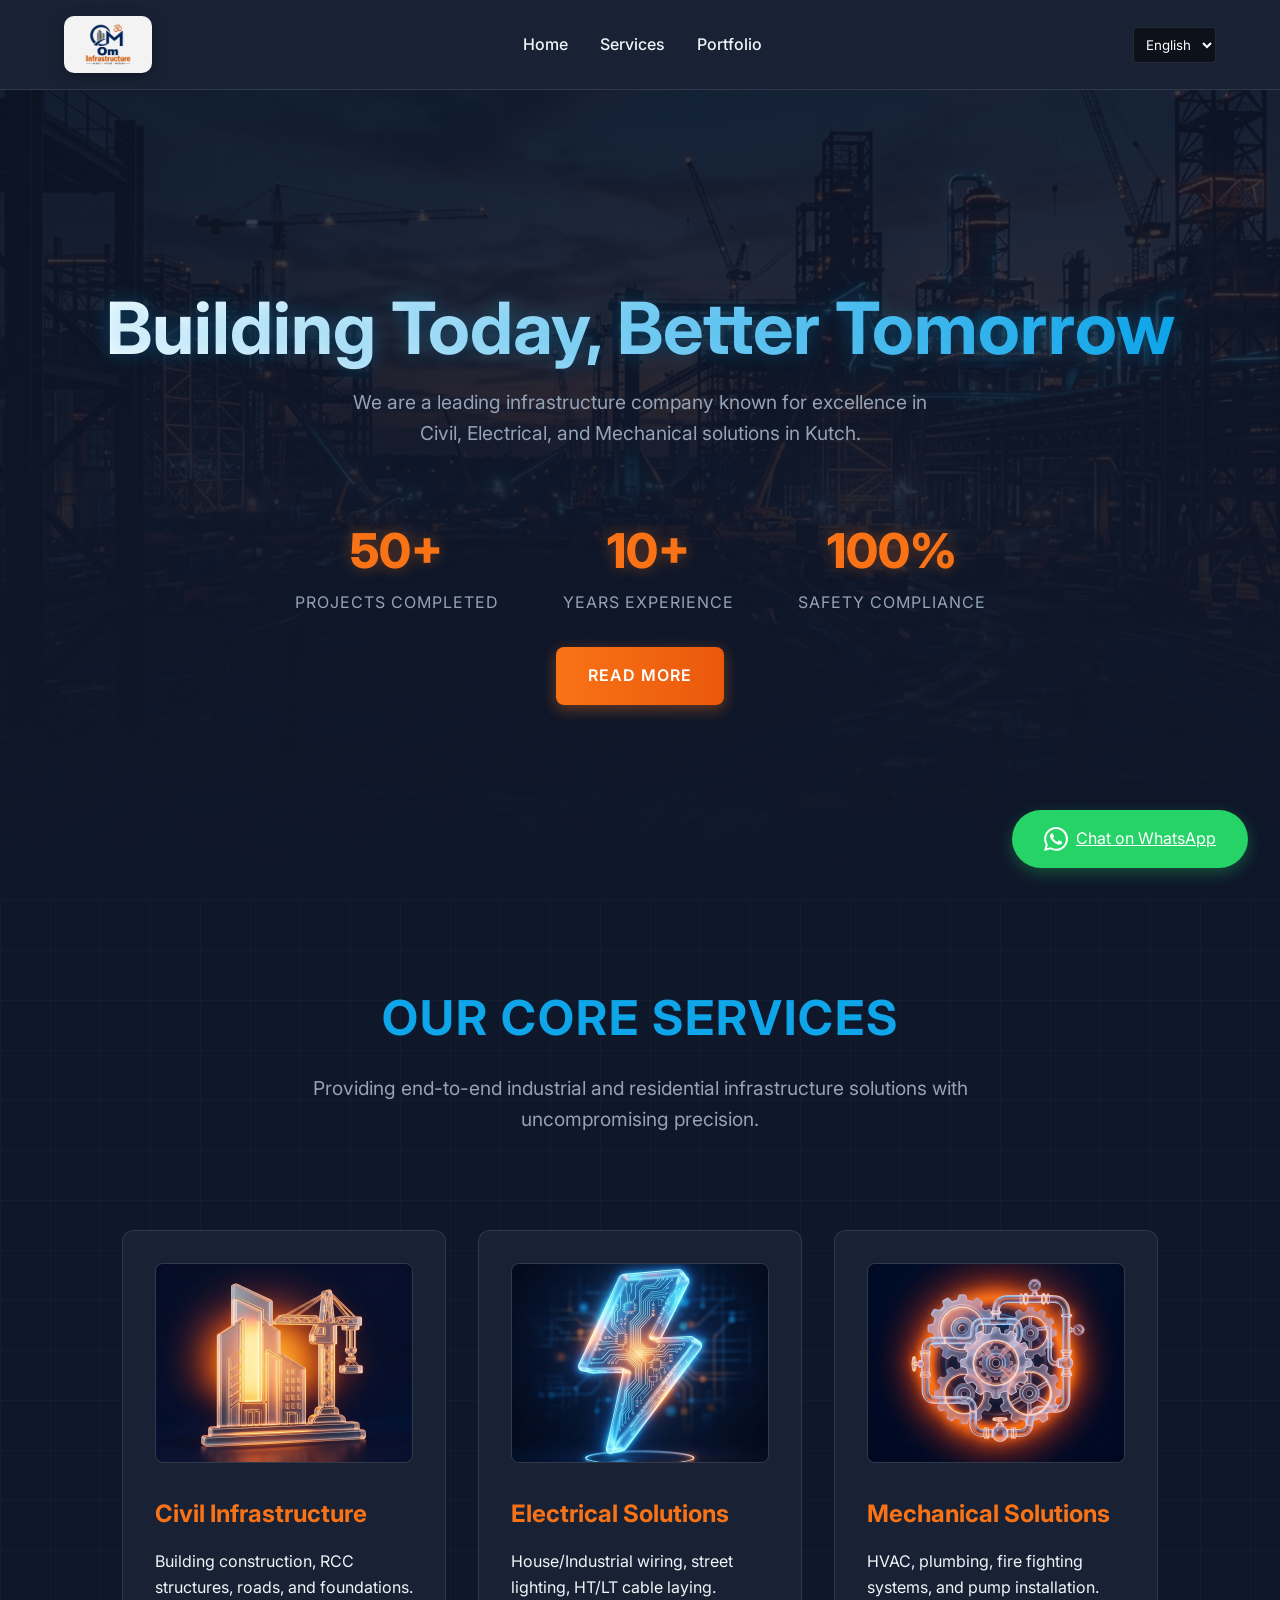
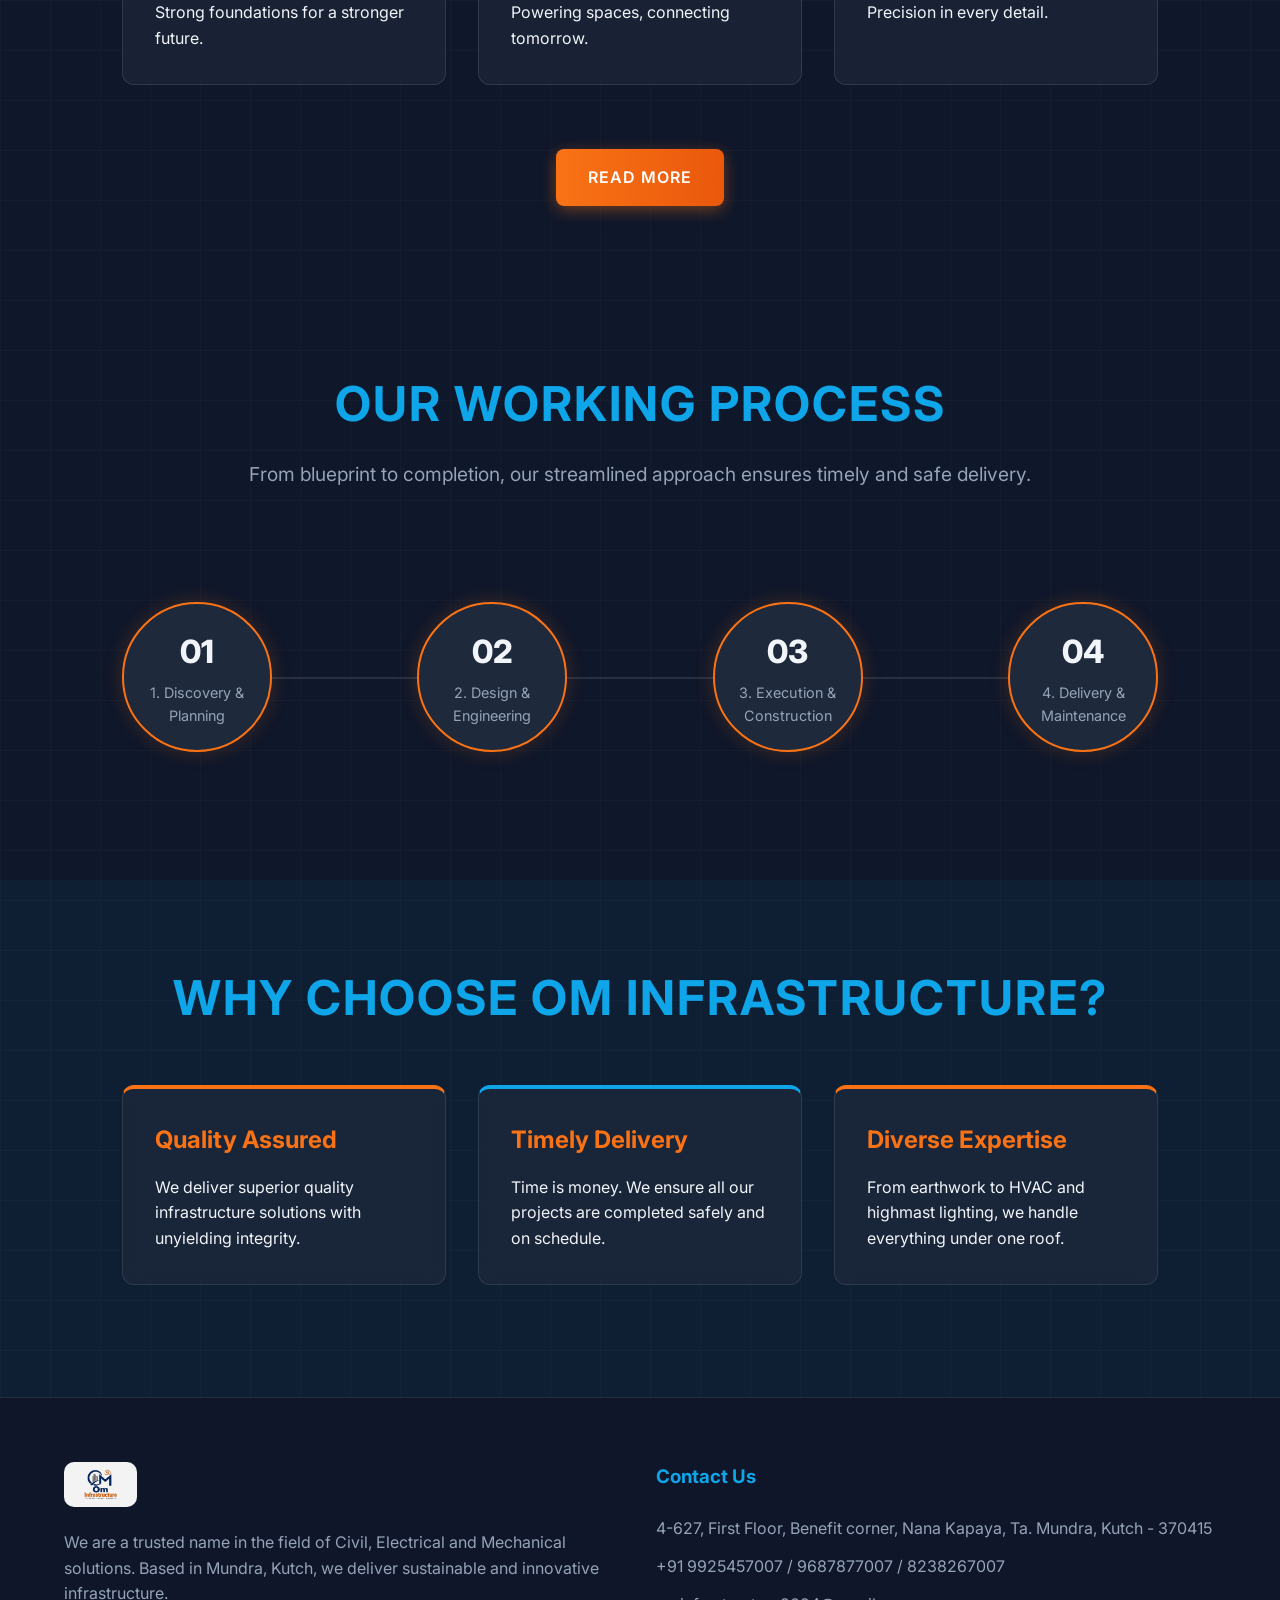
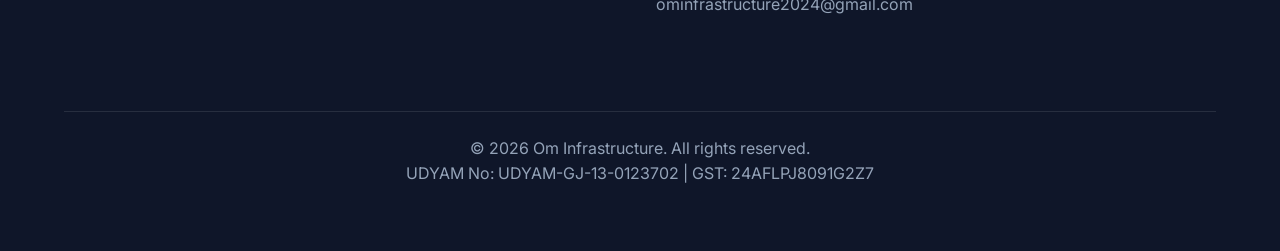
<file: index.html>
<!DOCTYPE html>
<html lang="en">
<head>
  <meta charset="UTF-8">
  <meta name="viewport" content="width=device-width, initial-scale=1.0">
  <title>Om Infrastructure - Building Today, Better Tomorrow</title>
  <link href="https://fonts.googleapis.com/css2?family=Inter:wght@400;500;600;800&display=swap" rel="stylesheet">
  <link rel="stylesheet" href="css/styles.css">
</head>
<body>

  <header>
    <a href="index.html" class="logo-container">
      <img src="img/logo.png" alt="Om Infrastructure Logo" class="logo-img">
    </a>
    <nav>
      <ul>
        <li><a href="index.html" data-i18n="nav_home">Home</a></li>
        <li><a href="services.html" data-i18n="nav_services">Services</a></li>
        <li><a href="portfolio.html" data-i18n="nav_portfolio">Portfolio</a></li>
      </ul>
    </nav>
    <div class="lang-selector">
      <select id="lang-select">
        <option value="en">English</option>
        <option value="hi">हिंदी</option>
        <option value="gu">ગુજરાતી</option>
      </select>
    </div>
  </header>

  <main>
    <!-- Hero with Background Image & Stats Infographic -->
    <section class="hero fade-up" style="background-image: url('img/hero_bg.jpg');">
      <h1 data-i18n="hero_title">Building Today, Better Tomorrow</h1>
      <p data-i18n="hero_subtitle">We are a leading infrastructure company known for excellence in Civil, Electrical, and Mechanical solutions in Kutch.</p>
      
      <div class="stats-container">
        <div class="stat-box">
          <div class="stat-num">50+</div>
          <div class="stat-label">Projects Completed</div>
        </div>
        <div class="stat-box">
          <div class="stat-num">10+</div>
          <div class="stat-label">Years Experience</div>
        </div>
        <div class="stat-box">
          <div class="stat-num">100%</div>
          <div class="stat-label">Safety Compliance</div>
        </div>
      </div>

      <div class="mt-2">
        <a href="services.html" class="btn btn-primary" data-i18n="btn_readmore">Read More</a>
      </div>
    </section>

    <!-- Visual Services Section -->
    <section id="services">
      <h2 class="section-title fade-up" data-i18n="services_title">Our Core Services</h2>
      <p class="section-subtitle fade-up">Providing end-to-end industrial and residential infrastructure solutions with uncompromising precision.</p>
      
      <div class="grid">
        <div class="card fade-up">
          <img src="img/civil_icon.jpg" alt="Civil Infrastructure" class="card-img">
          <h3 data-i18n="srv_civil_title">Civil Infrastructure</h3>
          <p data-i18n="srv_civil_desc">Building construction, RCC structures, roads, and foundations.</p>
        </div>
        <div class="card fade-up">
          <img src="img/electrical_icon.jpg" alt="Electrical Solutions" class="card-img">
          <h3 data-i18n="srv_elec_title">Electrical Solutions</h3>
          <p data-i18n="srv_elec_desc">House/Industrial wiring, street lighting, HT/LT cable laying.</p>
        </div>
        <div class="card fade-up">
          <img src="img/mechanical_icon.jpg" alt="Mechanical Solutions" class="card-img">
          <h3 data-i18n="srv_mech_title">Mechanical Solutions</h3>
          <p data-i18n="srv_mech_desc">HVAC, plumbing, fire fighting systems, and pump installation.</p>
        </div>
      </div>
      <div class="text-center mt-2 fade-up">
        <a href="services.html" class="btn btn-primary" data-i18n="btn_readmore">Explore All Services</a>
      </div>
    </section>

    <!-- Infographic Process Section -->
    <section id="process">
      <h2 class="section-title fade-up" data-i18n="process_title">Our Working Process</h2>
      <p class="section-subtitle fade-up">From blueprint to completion, our streamlined approach ensures timely and safe delivery.</p>
      
      <div class="process-timeline fade-up">
        <div class="process-step">
          <div class="step-num">01</div>
          <div class="step-text" data-i18n="proc_1">Discovery & Planning</div>
        </div>
        <div class="process-step">
          <div class="step-num">02</div>
          <div class="step-text" data-i18n="proc_2">Design & Engineering</div>
        </div>
        <div class="process-step">
          <div class="step-num">03</div>
          <div class="step-text" data-i18n="proc_3">Execution & Construction</div>
        </div>
        <div class="process-step">
          <div class="step-num">04</div>
          <div class="step-text" data-i18n="proc_4">Delivery & Maintenance</div>
        </div>
      </div>
    </section>

    <!-- Values & Why Us -->
    <section id="why-us" style="background: rgba(14, 165, 233, 0.05);">
      <h2 class="section-title fade-up" data-i18n="pain_title">Why Choose Om Infrastructure?</h2>
      <div class="grid">
        <div class="card fade-up" style="border-top: 4px solid var(--color-primary);">
          <h3 data-i18n="pain_1_title">Quality Assured</h3>
          <p data-i18n="pain_1_desc">We deliver superior quality infrastructure solutions with unyielding integrity.</p>
        </div>
        <div class="card fade-up" style="border-top: 4px solid var(--color-secondary);">
          <h3 data-i18n="pain_2_title">Timely Delivery</h3>
          <p data-i18n="pain_2_desc">Time is money. We ensure all our projects are completed safely and on schedule.</p>
        </div>
        <div class="card fade-up" style="border-top: 4px solid var(--color-primary);">
          <h3 data-i18n="pain_3_title">Diverse Expertise</h3>
          <p data-i18n="pain_3_desc">From earthwork to HVAC and highmast lighting, we handle everything under one roof.</p>
        </div>
      </div>
    </section>

  </main>

  <a href="https://wa.me/919925457007" class="btn-whatsapp" target="_blank">
    <svg width="24" height="24" viewBox="0 0 24 24" fill="white" xmlns="http://www.w3.org/2000/svg">
      <path d="M17.472 14.382c-.297-.149-1.758-.867-2.03-.967-.273-.099-.471-.148-.67.15-.197.297-.767.966-.94 1.164-.173.199-.347.223-.644.075-.297-.15-1.255-.463-2.39-1.475-.888-.788-1.489-1.761-1.663-2.06-.173-.297-.018-.458.13-.606.134-.133.298-.347.446-.52.149-.174.198-.298.298-.497.099-.198.05-.371-.025-.52-.075-.149-.669-1.612-.916-2.207-.242-.579-.487-.5-.669-.51-.173-.008-.371-.01-.57-.01-.198 0-.52.074-.792.372-.272.297-1.04 1.016-1.04 2.479 0 1.462 1.065 2.875 1.213 3.074.149.198 2.096 3.2 5.077 4.487.709.306 1.262.489 1.694.625.712.227 1.36.195 1.871.118.571-.085 1.758-.719 2.006-1.413.248-.694.248-1.289.173-1.413-.074-.124-.272-.198-.57-.347m-5.421 7.403h-.004a9.87 9.87 0 01-5.031-1.378l-.361-.214-3.741.98 1.005-3.648-.235-.374a9.86 9.86 0 01-1.51-5.26c.001-5.45 4.436-9.884 9.888-9.884 2.64 0 5.122 1.03 6.988 2.898a9.825 9.825 0 012.893 6.994c-.003 5.45-4.437 9.886-9.885 9.886m8.413-18.297A11.815 11.815 0 0012.052 0C5.495 0 .16 5.333.158 11.893c0 2.096.547 4.142 1.588 5.945L.057 24l6.305-1.654a11.882 11.882 0 005.683 1.448h.005c6.554 0 11.89-5.332 11.893-11.893a11.821 11.821 0 00-3.48-8.413z"/>
    </svg>
    <span data-i18n="btn_whatsapp">Chat on WhatsApp</span>
  </a>

  <footer>
    <div class="footer-col">
      <img src="img/logo.png" alt="Logo" class="footer-logo">
      <p data-i18n="about_desc">We are a trusted name in the field of Civil, Electrical and Mechanical solutions based in Mundra, Kutch.</p>
    </div>
    <div class="footer-col">
      <h3>Contact Us</h3>
      <p data-i18n="footer_address">4-627, First Floor, Benefit corner, Nana Kapaya, Ta. Mundra, Kutch - 370415</p>
      <p data-i18n="footer_phone">+91 9925457007 / 9687877007 / 8238267007</p>
      <p data-i18n="footer_email">ominfrastructure7007@gmail.com</p>
    </div>
    <div class="footer-bottom">
      <p data-i18n="footer_rights">&copy; 2026 Om Infrastructure. All rights reserved.</p>
      <p>UDYAM No: UDYAM-GJ-13-0123702 | GST: 24AFLPJ8091G2Z7</p>
    </div>
  </footer>

  <script src="js/i18n.js"></script>
  <script src="js/main.js"></script>
</body>
</html>
</file>
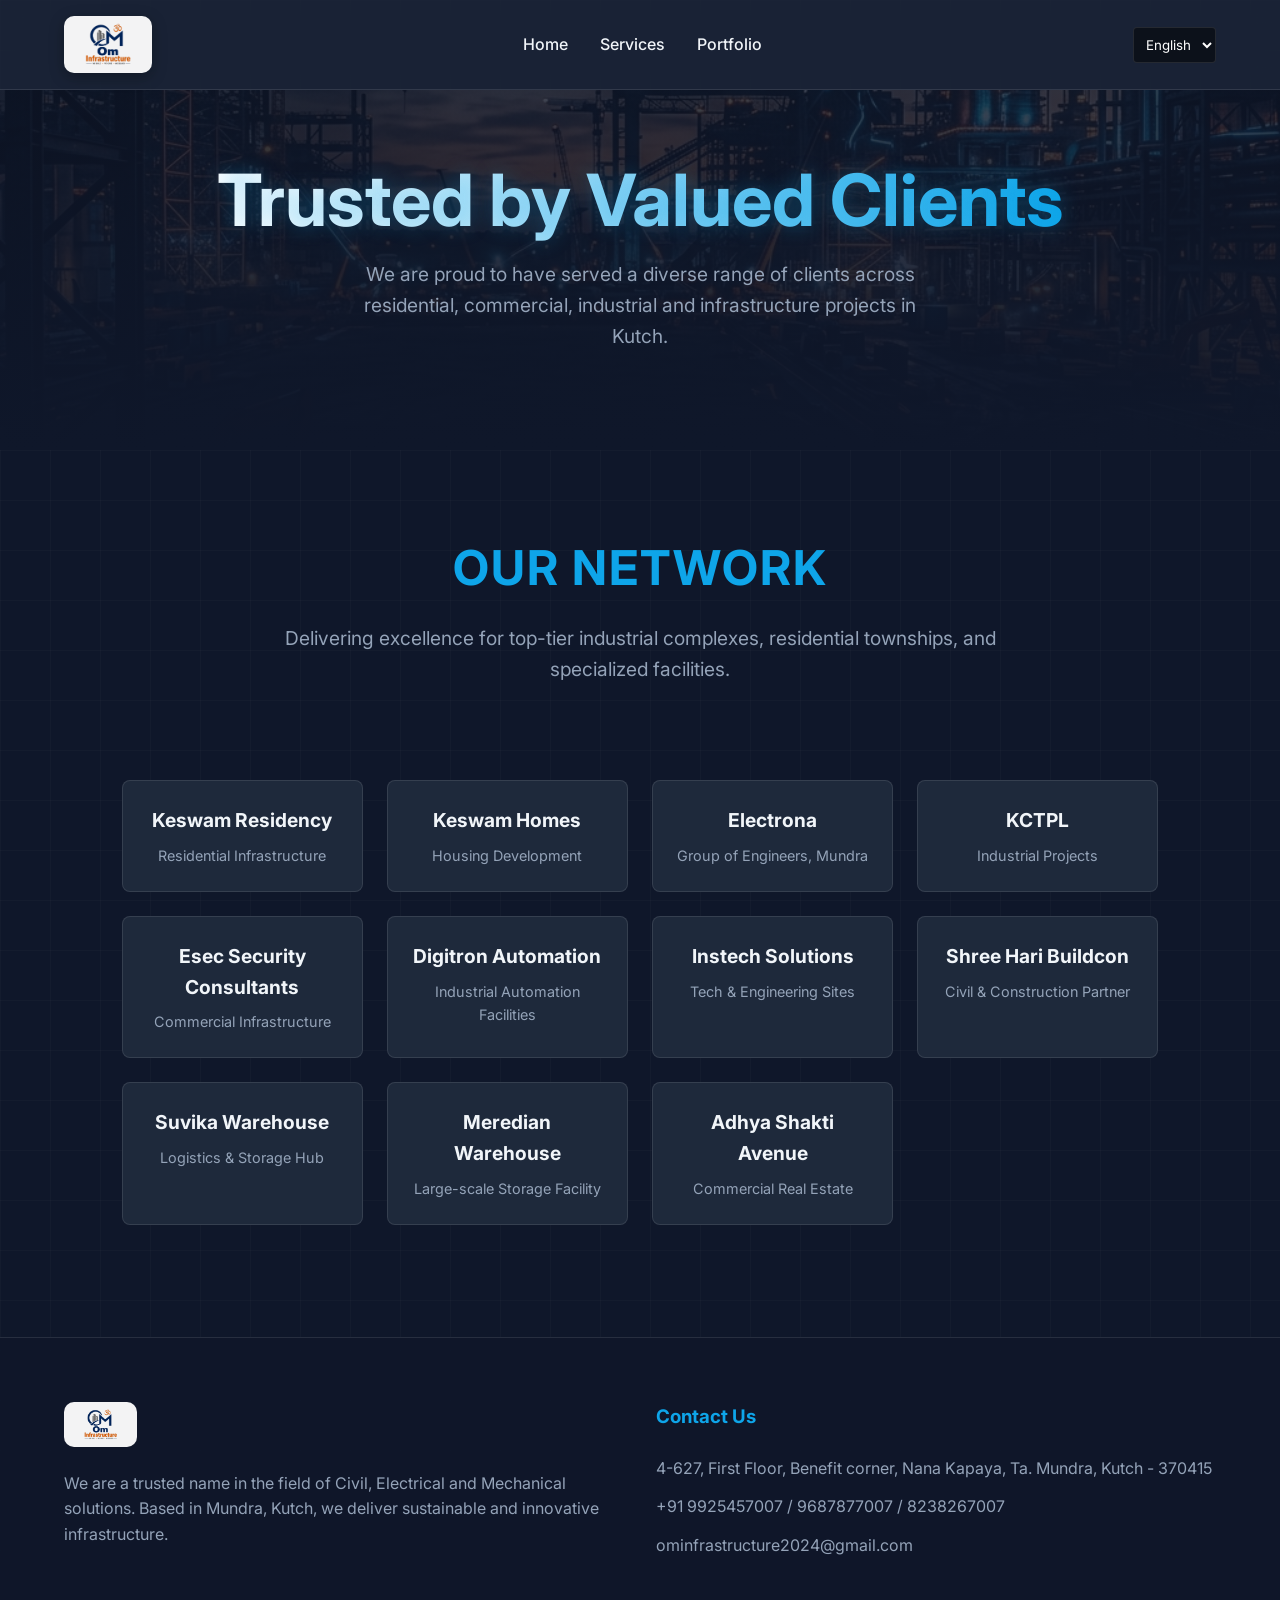
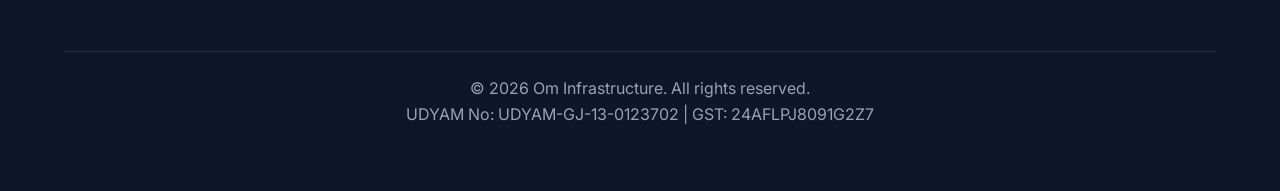
<file: portfolio.html>
<!DOCTYPE html>
<html lang="en">
<head>
  <meta charset="UTF-8">
  <meta name="viewport" content="width=device-width, initial-scale=1.0">
  <title>Portfolio - Om Infrastructure</title>
  <link href="https://fonts.googleapis.com/css2?family=Inter:wght@400;500;600;800&display=swap" rel="stylesheet">
  <link rel="stylesheet" href="css/styles.css">
</head>
<body>

  <header>
    <a href="index.html" class="logo-container">
      <img src="img/logo.png" alt="Om Infrastructure Logo" class="logo-img">
    </a>
    <nav>
      <ul>
        <li><a href="index.html" data-i18n="nav_home">Home</a></li>
        <li><a href="services.html" data-i18n="nav_services">Services</a></li>
        <li><a href="portfolio.html" data-i18n="nav_portfolio">Portfolio</a></li>
      </ul>
    </nav>
    <div class="lang-selector">
      <select id="lang-select">
        <option value="en">English</option>
        <option value="hi">हिंदी</option>
        <option value="gu">ગુજરાતી</option>
      </select>
    </div>
  </header>

  <main>
    <section class="hero fade-up" style="min-height: 40vh; background-image: url('img/hero_bg.jpg');">
      <h1 data-i18n="portfolio_title">Trusted by Valued Clients</h1>
      <p>We are proud to have served a diverse range of clients across residential, commercial, industrial and infrastructure projects in Kutch.</p>
    </section>

    <section id="clients">
      <h2 class="section-title fade-up">Our Network</h2>
      <p class="section-subtitle fade-up">Delivering excellence for top-tier industrial complexes, residential townships, and specialized facilities.</p>
      
      <div class="clients-grid">
        <div class="client-card fade-up">
          <h4>Keswam Residency</h4>
          <p>Residential Infrastructure</p>
        </div>
        <div class="client-card fade-up">
          <h4>Keswam Homes</h4>
          <p>Housing Development</p>
        </div>
        <div class="client-card fade-up">
          <h4>Electrona</h4>
          <p>Group of Engineers, Mundra</p>
        </div>
        <div class="client-card fade-up">
          <h4>KCTPL</h4>
          <p>Industrial Projects</p>
        </div>
        <div class="client-card fade-up">
          <h4>Esec Security Consultants</h4>
          <p>Commercial Infrastructure</p>
        </div>
        <div class="client-card fade-up">
          <h4>Digitron Automation</h4>
          <p>Industrial Automation Facilities</p>
        </div>
        <div class="client-card fade-up">
          <h4>Instech Solutions</h4>
          <p>Tech & Engineering Sites</p>
        </div>
        <div class="client-card fade-up">
          <h4>Shree Hari Buildcon</h4>
          <p>Civil & Construction Partner</p>
        </div>
        <div class="client-card fade-up">
          <h4>Suvika Warehouse</h4>
          <p>Logistics & Storage Hub</p>
        </div>
        <div class="client-card fade-up">
          <h4>Meredian Warehouse</h4>
          <p>Large-scale Storage Facility</p>
        </div>
        <div class="client-card fade-up">
          <h4>Adhya Shakti Avenue</h4>
          <p>Commercial Real Estate</p>
        </div>
      </div>
    </section>
  </main>

  <footer>
    <div class="footer-col">
      <img src="img/logo.png" alt="Logo" class="footer-logo">
      <p data-i18n="about_desc">We are a trusted name in the field of Civil, Electrical and Mechanical solutions based in Mundra, Kutch.</p>
    </div>
    <div class="footer-col">
      <h3>Contact Us</h3>
      <p data-i18n="footer_address">4-627, First Floor, Benefit corner, Nana Kapaya, Ta. Mundra, Kutch - 370415</p>
      <p data-i18n="footer_phone">+91 9925457007 / 9687877007 / 8238267007</p>
      <p data-i18n="footer_email">ominfrastructure7007@gmail.com</p>
    </div>
    <div class="footer-bottom">
      <p data-i18n="footer_rights">&copy; 2026 Om Infrastructure. All rights reserved.</p>
      <p>UDYAM No: UDYAM-GJ-13-0123702 | GST: 24AFLPJ8091G2Z7</p>
    </div>
  </footer>

  <script src="js/i18n.js"></script>
  <script src="js/main.js"></script>
</body>
</html>
</file>
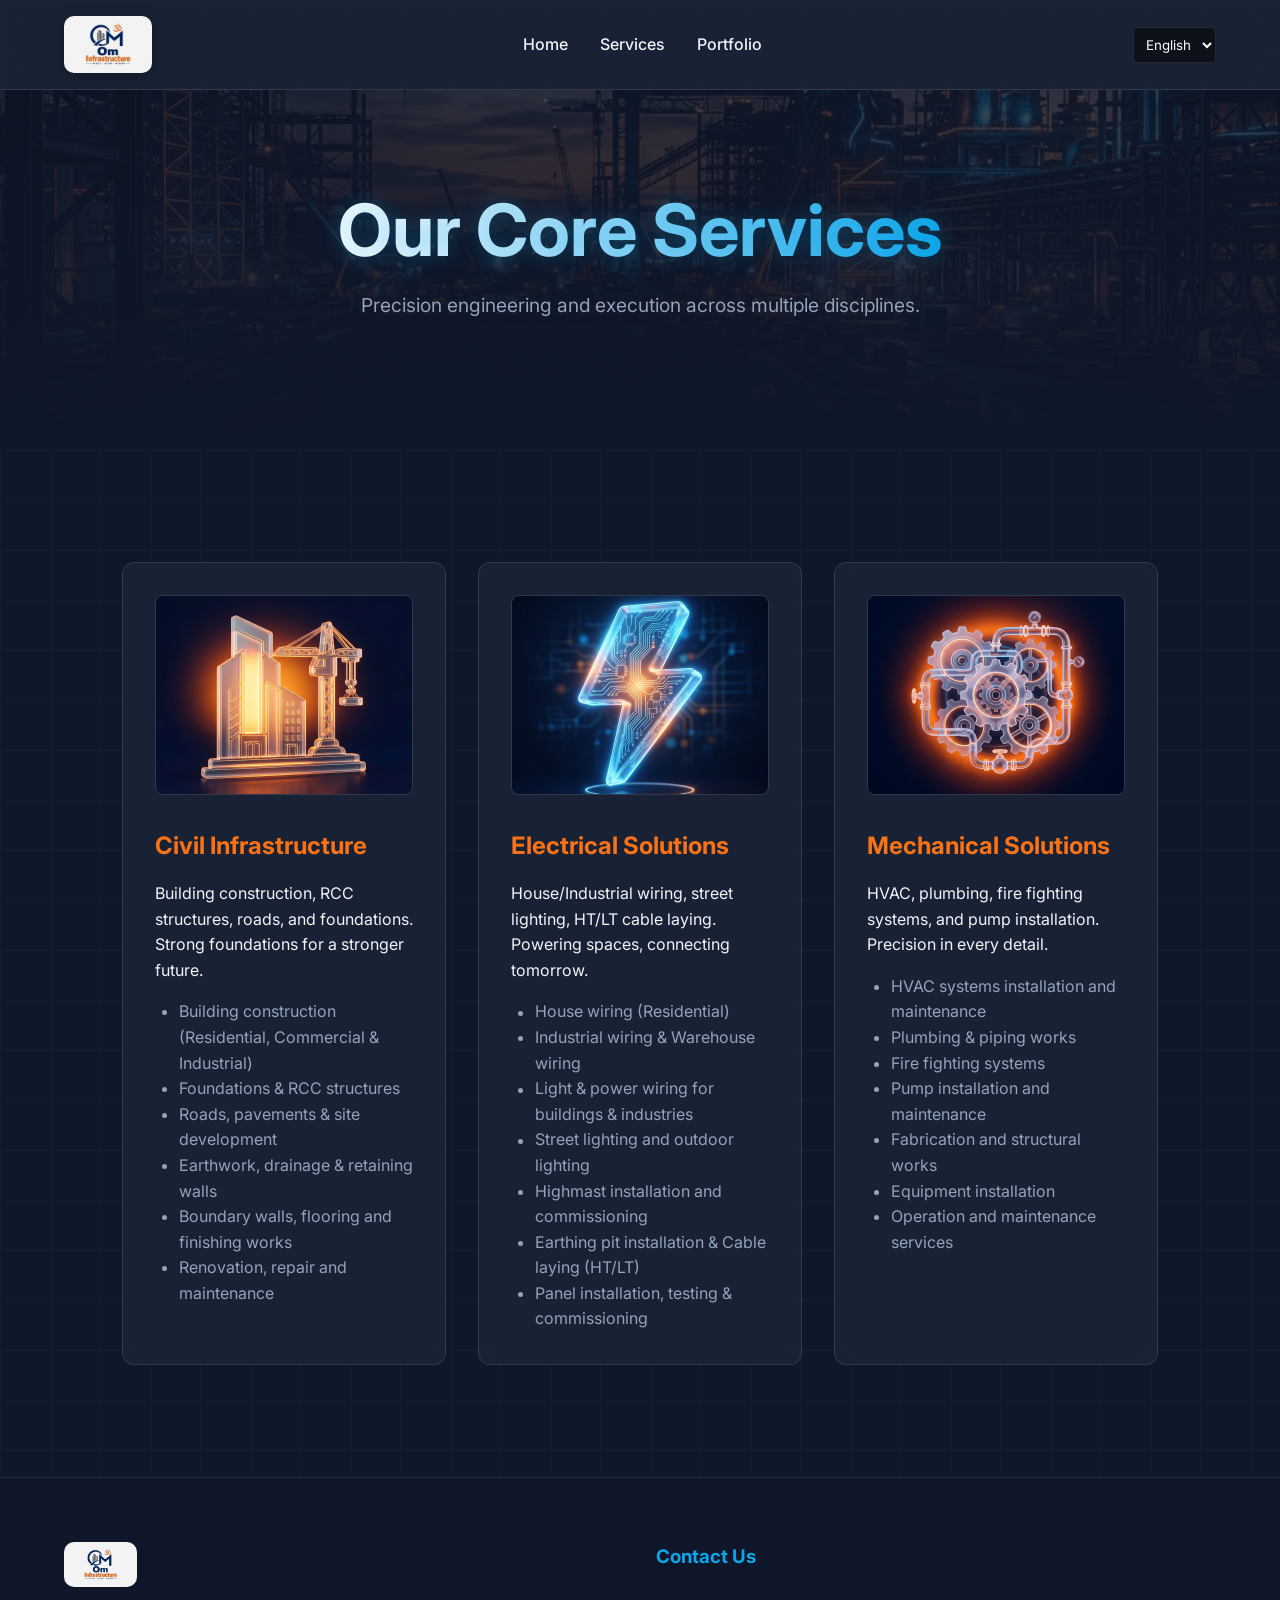
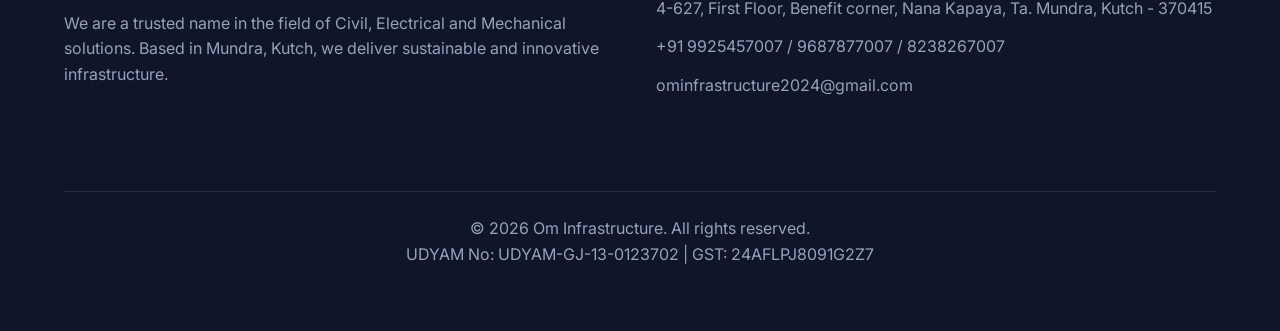
<file: services.html>
<!DOCTYPE html>
<html lang="en">
<head>
  <meta charset="UTF-8">
  <meta name="viewport" content="width=device-width, initial-scale=1.0">
  <title>Services - Om Infrastructure</title>
  <link href="https://fonts.googleapis.com/css2?family=Inter:wght@400;500;600;800&display=swap" rel="stylesheet">
  <link rel="stylesheet" href="css/styles.css">
</head>
<body>

  <header>
    <a href="index.html" class="logo-container">
      <img src="img/logo.png" alt="Om Infrastructure Logo" class="logo-img">
    </a>
    <nav>
      <ul>
        <li><a href="index.html" data-i18n="nav_home">Home</a></li>
        <li><a href="services.html" data-i18n="nav_services">Services</a></li>
        <li><a href="portfolio.html" data-i18n="nav_portfolio">Portfolio</a></li>
      </ul>
    </nav>
    <div class="lang-selector">
      <select id="lang-select">
        <option value="en">English</option>
        <option value="hi">हिंदी</option>
        <option value="gu">ગુજરાતી</option>
      </select>
    </div>
  </header>

  <main>
    <section class="hero fade-up" style="min-height: 40vh; background-image: url('img/hero_bg.jpg');">
      <h1 data-i18n="services_title">Our Core Services</h1>
      <p>Precision engineering and execution across multiple disciplines.</p>
    </section>

    <section id="deep-dive">
      <div class="grid">
        <div class="card fade-up">
          <img src="img/civil_icon.jpg" alt="Civil" class="card-img">
          <h3 data-i18n="srv_civil_title">Civil Infrastructure</h3>
          <p data-i18n="srv_civil_desc">Building construction, RCC structures, roads, and foundations. Strong foundations for a stronger future.</p>
          <ul style="margin-top: 1rem; padding-left: 1.5rem; color: var(--color-text-muted);">
            <li>Building construction (Residential, Commercial & Industrial)</li>
            <li>Foundations & RCC structures</li>
            <li>Roads, pavements & site development</li>
            <li>Earthwork, drainage & retaining walls</li>
            <li>Boundary walls, flooring and finishing works</li>
            <li>Renovation, repair and maintenance</li>
          </ul>
        </div>
        <div class="card fade-up">
          <img src="img/electrical_icon.jpg" alt="Electrical" class="card-img">
          <h3 data-i18n="srv_elec_title">Electrical Solutions</h3>
          <p data-i18n="srv_elec_desc">House/Industrial wiring, street lighting, HT/LT cable laying. Powering spaces, connecting tomorrow.</p>
          <ul style="margin-top: 1rem; padding-left: 1.5rem; color: var(--color-text-muted);">
            <li>House wiring (Residential)</li>
            <li>Industrial wiring & Warehouse wiring</li>
            <li>Light & power wiring for buildings & industries</li>
            <li>Street lighting and outdoor lighting</li>
            <li>Highmast installation and commissioning</li>
            <li>Earthing pit installation & Cable laying (HT/LT)</li>
            <li>Panel installation, testing & commissioning</li>
          </ul>
        </div>
        <div class="card fade-up">
          <img src="img/mechanical_icon.jpg" alt="Mechanical" class="card-img">
          <h3 data-i18n="srv_mech_title">Mechanical Solutions</h3>
          <p data-i18n="srv_mech_desc">HVAC, plumbing, fire fighting systems, and pump installation. Precision in every detail.</p>
          <ul style="margin-top: 1rem; padding-left: 1.5rem; color: var(--color-text-muted);">
            <li>HVAC systems installation and maintenance</li>
            <li>Plumbing & piping works</li>
            <li>Fire fighting systems</li>
            <li>Pump installation and maintenance</li>
            <li>Fabrication and structural works</li>
            <li>Equipment installation</li>
            <li>Operation and maintenance services</li>
          </ul>
        </div>
      </div>
    </section>
  </main>

  <footer>
    <div class="footer-col">
      <img src="img/logo.png" alt="Logo" class="footer-logo">
      <p data-i18n="about_desc">We are a trusted name in the field of Civil, Electrical and Mechanical solutions based in Mundra, Kutch.</p>
    </div>
    <div class="footer-col">
      <h3>Contact Us</h3>
      <p data-i18n="footer_address">4-627, First Floor, Benefit corner, Nana Kapaya, Ta. Mundra, Kutch - 370415</p>
      <p data-i18n="footer_phone">+91 9925457007 / 9687877007 / 8238267007</p>
      <p data-i18n="footer_email">ominfrastructure7007@gmail.com</p>
    </div>
    <div class="footer-bottom">
      <p data-i18n="footer_rights">&copy; 2026 Om Infrastructure. All rights reserved.</p>
      <p>UDYAM No: UDYAM-GJ-13-0123702 | GST: 24AFLPJ8091G2Z7</p>
    </div>
  </footer>

  <script src="js/i18n.js"></script>
  <script src="js/main.js"></script>
</body>
</html>
</file>
<file: css/styles.css>
:root {
  --color-bg: #0f172a;
  --color-surface: rgba(30, 41, 59, 0.7);
  --color-surface-solid: #1e293b;
  --color-primary: #f97316;
  --color-secondary: #0ea5e9;
  --color-text: #f1f5f9;
  --color-text-muted: #94a3b8;
  --glass-border: rgba(255, 255, 255, 0.1);
}

* {
  box-sizing: border-box;
  margin: 0;
  padding: 0;
  font-family: 'Inter', system-ui, sans-serif;
}

body {
  background-color: var(--color-bg);
  color: var(--color-text);
  line-height: 1.6;
  background-image: 
    linear-gradient(to right, rgba(255,255,255,0.02) 1px, transparent 1px),
    linear-gradient(to bottom, rgba(255,255,255,0.02) 1px, transparent 1px);
  background-size: 50px 50px;
}

/* Glassmorphism Header */
header {
  position: sticky;
  top: 0;
  z-index: 1000;
  background: var(--color-surface);
  backdrop-filter: blur(12px);
  -webkit-backdrop-filter: blur(12px);
  border-bottom: 1px solid var(--glass-border);
  padding: 1rem 5%;
  display: flex;
  justify-content: space-between;
  align-items: center;
}

.logo-container {
  display: inline-block;
  background: rgba(255, 255, 255, 0.95);
  padding: 6px 16px;
  border-radius: 10px;
  box-shadow: 0 4px 15px rgba(0, 0, 0, 0.3);
  transition: transform 0.3s ease;
}

.logo-container:hover {
  transform: scale(1.05);
}

.logo-img {
  height: 45px;
  width: auto;
  display: block;
}

nav ul {
  list-style: none;
  display: flex;
  gap: 2rem;
}

nav a {
  color: var(--color-text);
  text-decoration: none;
  font-weight: 500;
  transition: color 0.3s;
}

nav a:hover {
  color: var(--color-primary);
}

.lang-selector select {
  background: rgba(0,0,0,0.5);
  color: #fff;
  border: 1px solid var(--glass-border);
  padding: 0.5rem;
  border-radius: 4px;
}

/* Hero Section */
.hero {
  min-height: 90vh;
  display: flex;
  flex-direction: column;
  justify-content: center;
  align-items: center;
  text-align: center;
  padding: 2rem 5%;
  position: relative;
  background-size: cover;
  background-position: center;
}

.hero::before {
  content: '';
  position: absolute;
  top: 0; left: 0; right: 0; bottom: 0;
  background: linear-gradient(to bottom, rgba(15,23,42,0.8), rgba(15,23,42,1));
  z-index: 1;
}

.hero > * {
  z-index: 2;
}

.hero h1 {
  font-size: 4.5rem;
  margin-bottom: 1rem;
  line-height: 1.2;
  background: linear-gradient(90deg, #fff, var(--color-secondary));
  -webkit-background-clip: text;
  -webkit-text-fill-color: transparent;
  text-shadow: 0 0 20px rgba(14, 165, 233, 0.3);
}

.hero p {
  font-size: 1.2rem;
  color: var(--color-text-muted);
  max-width: 600px;
  margin-bottom: 2rem;
}

/* Stats Infographic Row */
.stats-container {
  display: flex;
  justify-content: center;
  gap: 4rem;
  margin-top: 2rem;
  flex-wrap: wrap;
}

.stat-box {
  text-align: center;
}

.stat-num {
  font-size: 3rem;
  font-weight: 800;
  color: var(--color-primary);
  text-shadow: 0 0 15px rgba(249, 115, 22, 0.4);
}

.stat-label {
  font-size: 1rem;
  text-transform: uppercase;
  letter-spacing: 1px;
  color: var(--color-text-muted);
}

/* Cards & Images */
.grid {
  display: grid;
  grid-template-columns: repeat(auto-fit, minmax(300px, 1fr));
  gap: 2rem;
  padding: 2rem 5%;
}

.card {
  background: var(--color-surface);
  backdrop-filter: blur(8px);
  border: 1px solid var(--glass-border);
  border-radius: 12px;
  padding: 2rem;
  transition: transform 0.3s, box-shadow 0.3s;
  overflow: hidden;
  position: relative;
}

.card-img {
  width: 100%;
  height: 200px;
  object-fit: cover;
  border-radius: 8px;
  margin-bottom: 1.5rem;
  border: 1px solid var(--glass-border);
}

.card:hover {
  transform: translateY(-5px);
  box-shadow: 0 10px 30px rgba(249, 115, 22, 0.2);
  border-color: rgba(249, 115, 22, 0.4);
}

.card h3 {
  color: var(--color-primary);
  margin-bottom: 1rem;
  font-size: 1.5rem;
}

/* Process Infographic Timeline */
.process-timeline {
  display: flex;
  justify-content: space-between;
  align-items: center;
  position: relative;
  padding: 3rem 5%;
  flex-wrap: wrap;
  gap: 2rem;
}
.process-timeline::before {
  content: '';
  position: absolute;
  top: 50%;
  left: 5%;
  right: 5%;
  height: 2px;
  background: var(--glass-border);
  z-index: 1;
}

.process-step {
  background: var(--color-surface-solid);
  border: 2px solid var(--color-primary);
  border-radius: 50%;
  width: 150px;
  height: 150px;
  display: flex;
  flex-direction: column;
  justify-content: center;
  align-items: center;
  text-align: center;
  z-index: 2;
  box-shadow: 0 0 20px rgba(249, 115, 22, 0.2);
  transition: all 0.3s;
}

.process-step:hover {
  transform: scale(1.1);
  box-shadow: 0 0 30px rgba(14, 165, 233, 0.5);
  border-color: var(--color-secondary);
}

.process-step .step-num {
  font-size: 2rem;
  font-weight: 800;
  color: var(--color-text);
  margin-bottom: 0.2rem;
}
.process-step .step-text {
  font-size: 0.9rem;
  color: var(--color-text-muted);
  padding: 0 10px;
}

/* Sections */
section {
  padding: 5rem 5%;
}

.section-title {
  text-align: center;
  font-size: 3rem;
  margin-bottom: 1rem;
  color: var(--color-secondary);
  text-transform: uppercase;
  letter-spacing: 2px;
}

.section-subtitle {
  text-align: center;
  font-size: 1.2rem;
  color: var(--color-text-muted);
  margin-bottom: 4rem;
  max-width: 800px;
  margin-left: auto;
  margin-right: auto;
}

/* Clients Grid */
.clients-grid {
  display: grid;
  grid-template-columns: repeat(auto-fit, minmax(200px, 1fr));
  gap: 1.5rem;
  padding: 2rem 5%;
}

.client-card {
  background: var(--color-surface-solid);
  border: 1px solid var(--glass-border);
  border-radius: 8px;
  padding: 1.5rem;
  text-align: center;
  transition: all 0.3s;
}

.client-card:hover {
  border-color: var(--color-secondary);
  box-shadow: 0 5px 20px rgba(14, 165, 233, 0.2);
}

.client-card h4 {
  color: var(--color-text);
  font-size: 1.2rem;
  margin-bottom: 0.5rem;
}
.client-card p {
  color: var(--color-text-muted);
  font-size: 0.9rem;
}

/* Buttons */
.btn {
  display: inline-block;
  padding: 1rem 2rem;
  border-radius: 8px;
  text-decoration: none;
  font-weight: 600;
  transition: all 0.3s;
  border: none;
  cursor: pointer;
  text-transform: uppercase;
  letter-spacing: 1px;
}

.btn-primary {
  background: linear-gradient(90deg, var(--color-primary), #ea580c);
  color: #fff;
  box-shadow: 0 4px 15px rgba(249, 115, 22, 0.4);
}

.btn-primary:hover {
  transform: translateY(-2px);
  box-shadow: 0 8px 25px rgba(249, 115, 22, 0.6);
}

.btn-whatsapp {
  background: #25D366;
  color: #fff;
  position: fixed;
  bottom: 2rem;
  right: 2rem;
  border-radius: 50px;
  padding: 1rem 2rem;
  box-shadow: 0 5px 15px rgba(37, 211, 102, 0.3);
  z-index: 1000;
  display: flex;
  align-items: center;
  gap: 0.5rem;
}

.btn-whatsapp:hover {
  transform: scale(1.05);
  box-shadow: 0 8px 25px rgba(37, 211, 102, 0.5);
}

/* Footer */
footer {
  background: rgba(15, 23, 42, 0.95);
  padding: 4rem 5%;
  border-top: 1px solid var(--glass-border);
  display: flex;
  flex-wrap: wrap;
  justify-content: space-between;
  gap: 2rem;
}

.footer-col {
  flex: 1;
  min-width: 250px;
}

.footer-col h3 {
  color: var(--color-secondary);
  margin-bottom: 1.5rem;
}

.footer-col p, .footer-col a {
  color: var(--color-text-muted);
  margin-bottom: 0.8rem;
  text-decoration: none;
  display: block;
}

.footer-logo {
  height: 45px;
  background: rgba(255, 255, 255, 0.95);
  padding: 6px 16px;
  border-radius: 10px;
  margin-bottom: 1rem;
  display: inline-block;
}

.footer-bottom {
  width: 100%;
  text-align: center;
  margin-top: 3rem;
  padding-top: 1.5rem;
  border-top: 1px solid var(--glass-border);
  color: var(--color-text-muted);
}

/* Animations */
.fade-up {
  opacity: 0;
  transform: translateY(30px);
  transition: opacity 0.8s cubic-bezier(0.16, 1, 0.3, 1), transform 0.8s cubic-bezier(0.16, 1, 0.3, 1);
}

.fade-up.visible {
  opacity: 1;
  transform: translateY(0);
}

/* Utilities */
.text-center { text-align: center; }
.mt-2 { margin-top: 2rem; }


/* Mobile Responsiveness */
@media (max-width: 768px) {
    header {
        flex-direction: column;
        gap: 1rem;
        padding: 1rem;
    }
    nav ul {
        flex-wrap: wrap;
        justify-content: center;
        gap: 1rem;
    }
    .hero h1 {
        font-size: 2.5rem;
    }
    .stats-container {
        flex-direction: column;
        gap: 2rem;
    }
    .process-timeline {
        flex-direction: column;
        gap: 2rem;
    }
    .process-timeline::before {
        display: none; /* Hide timeline line on mobile */
    }
    .section-title {
        font-size: 2rem;
    }
    footer {
        flex-direction: column;
        text-align: center;
    }
}
</file>
